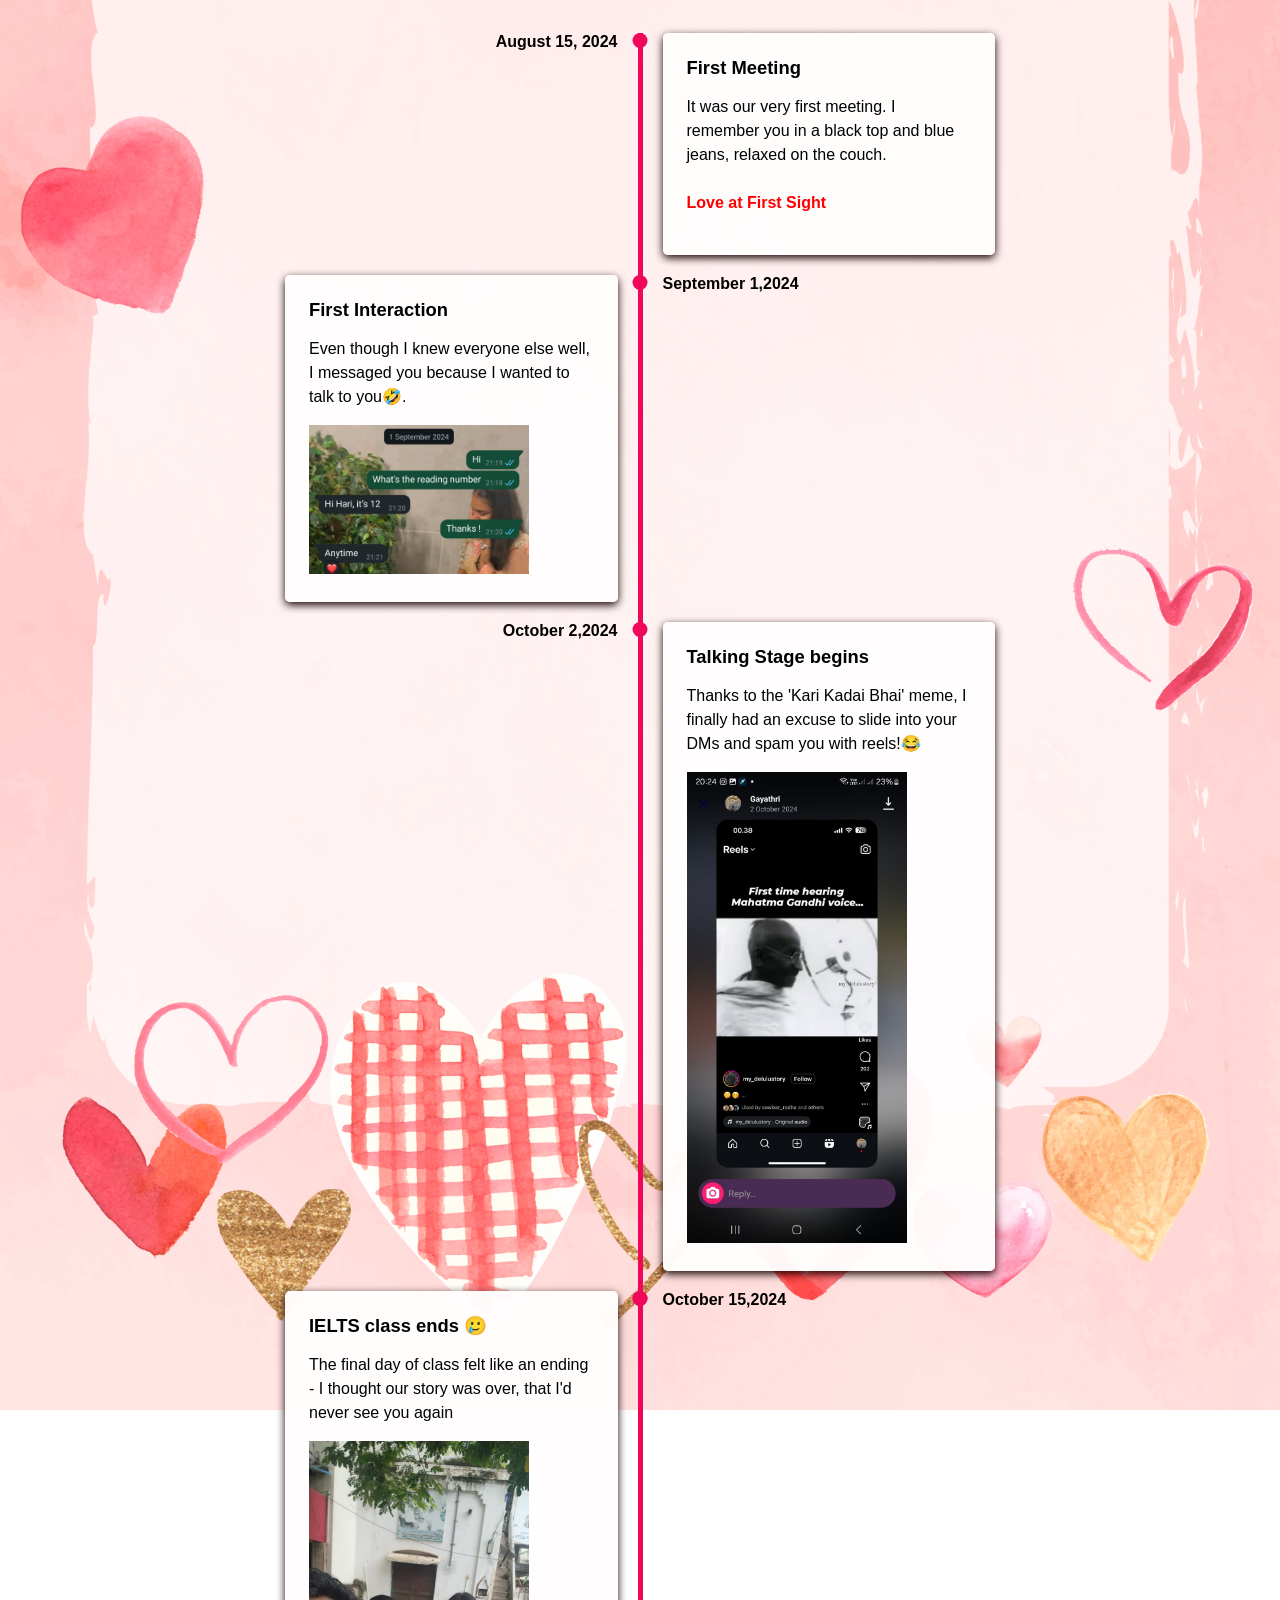
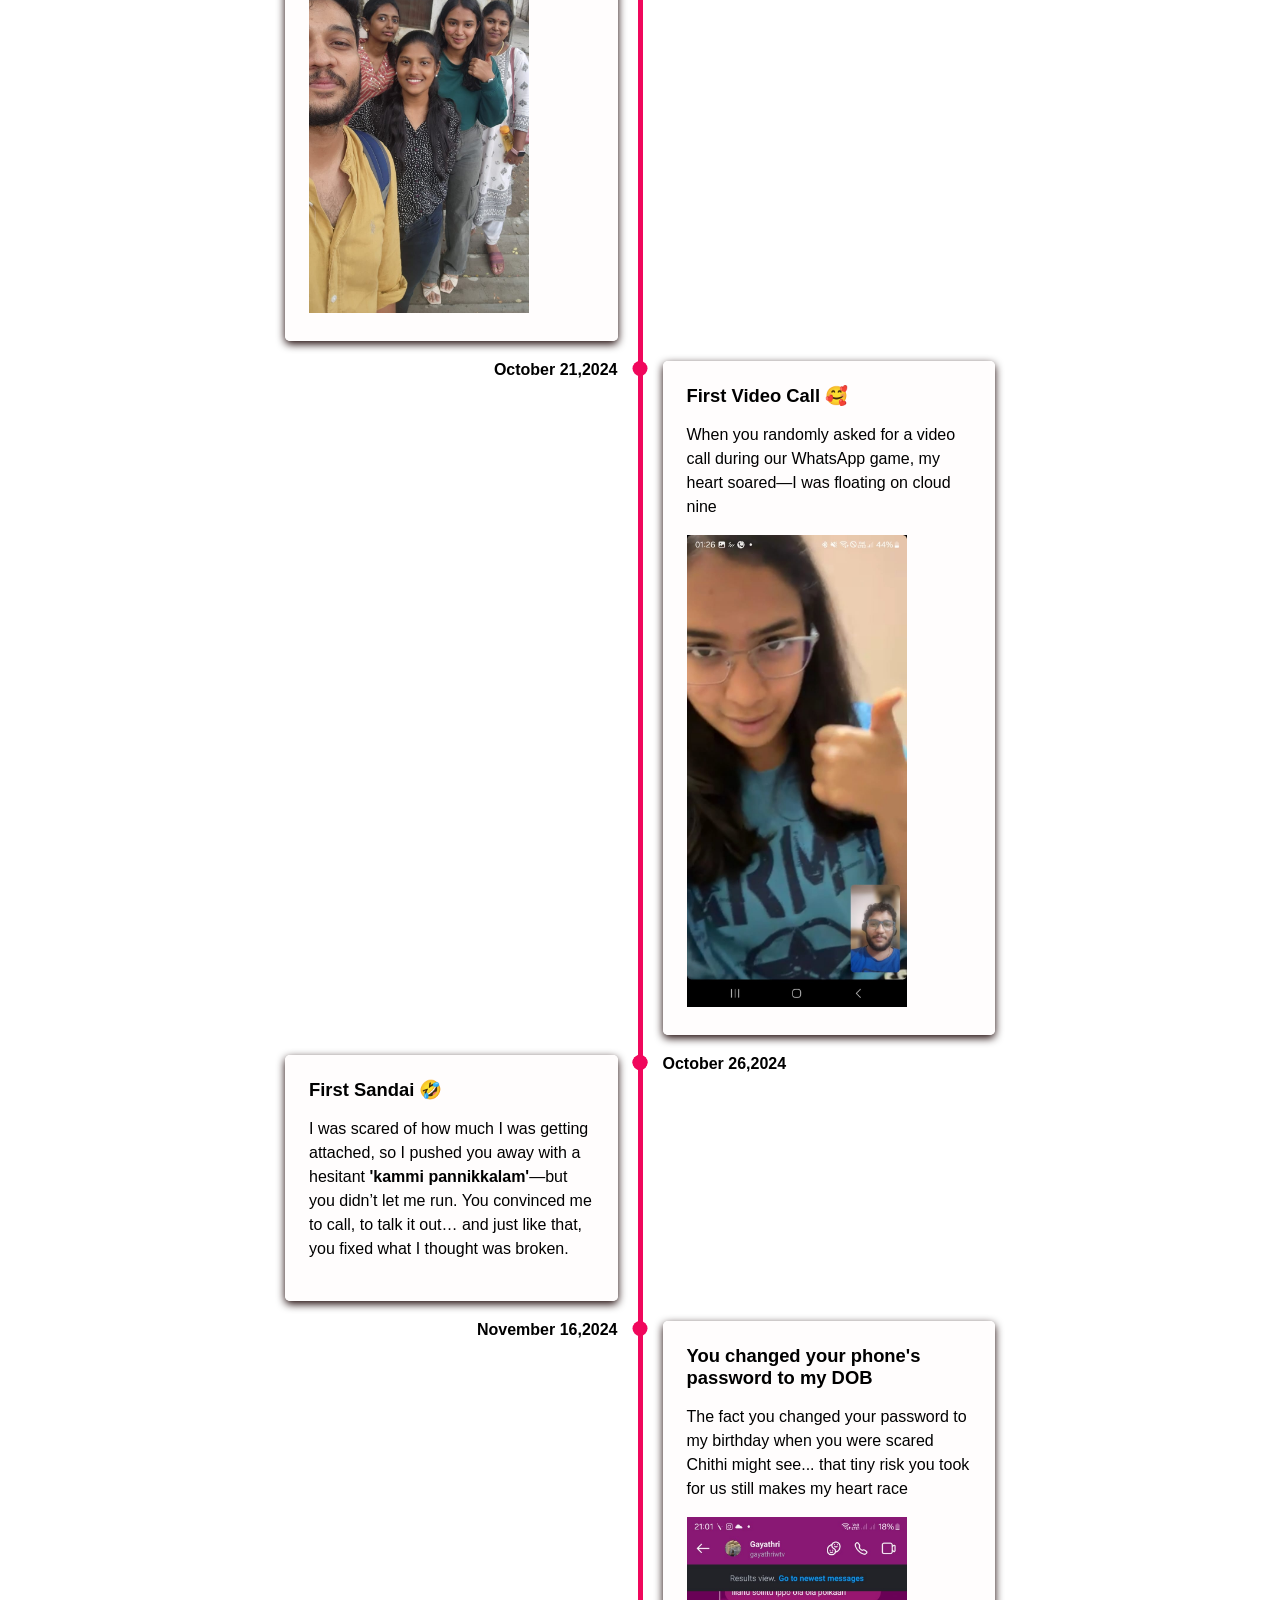
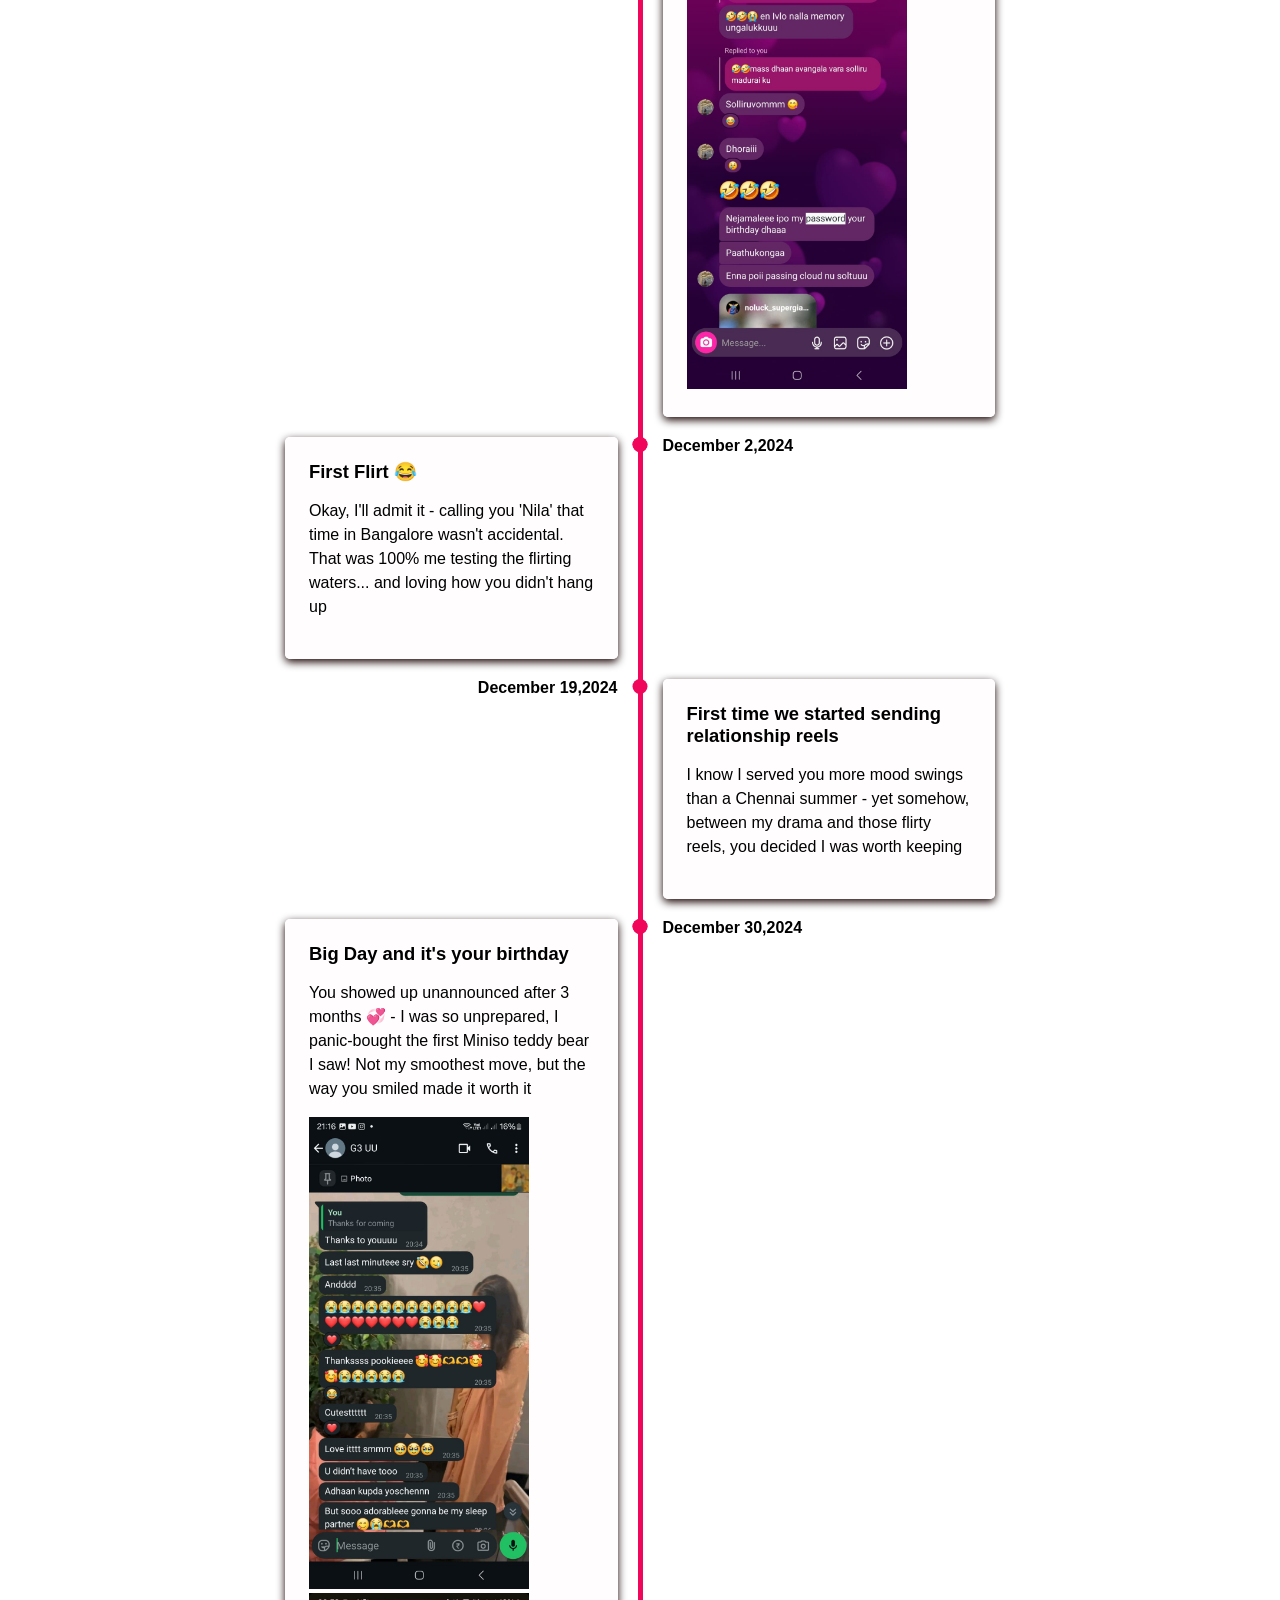
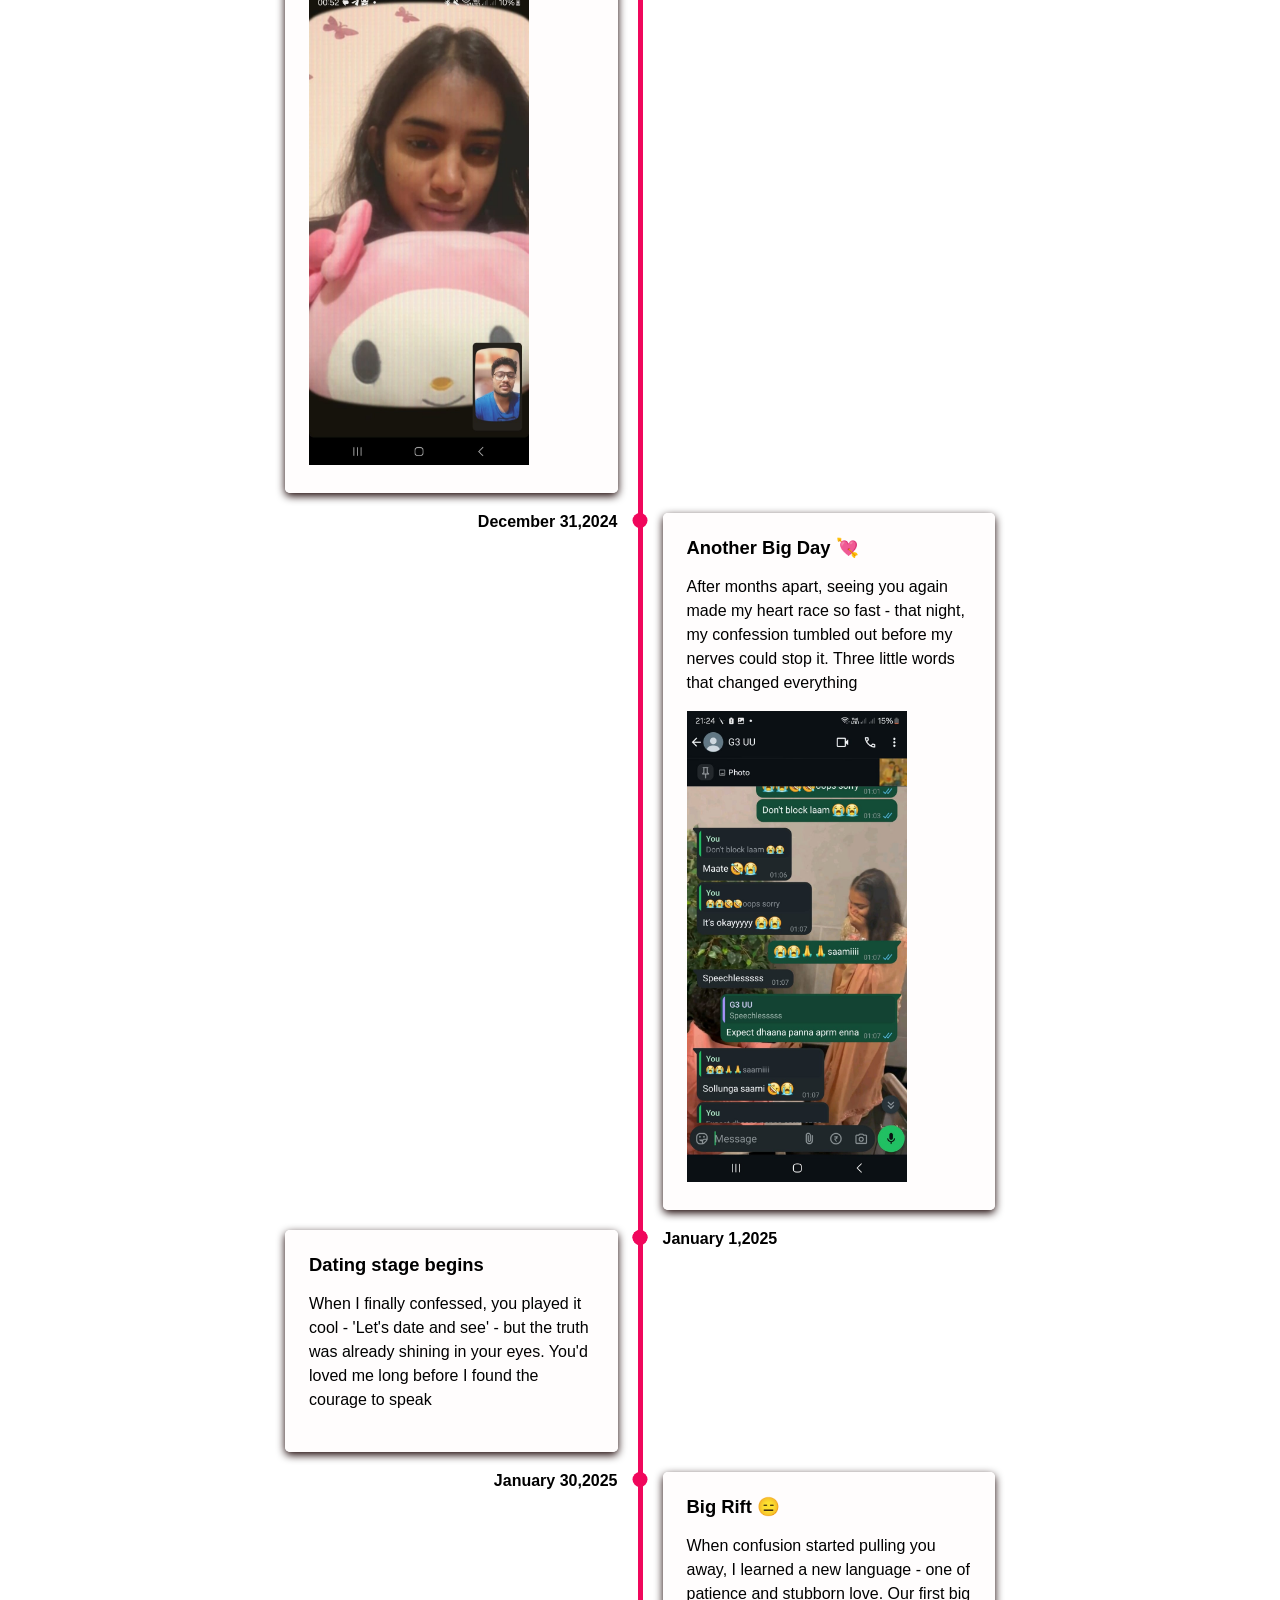
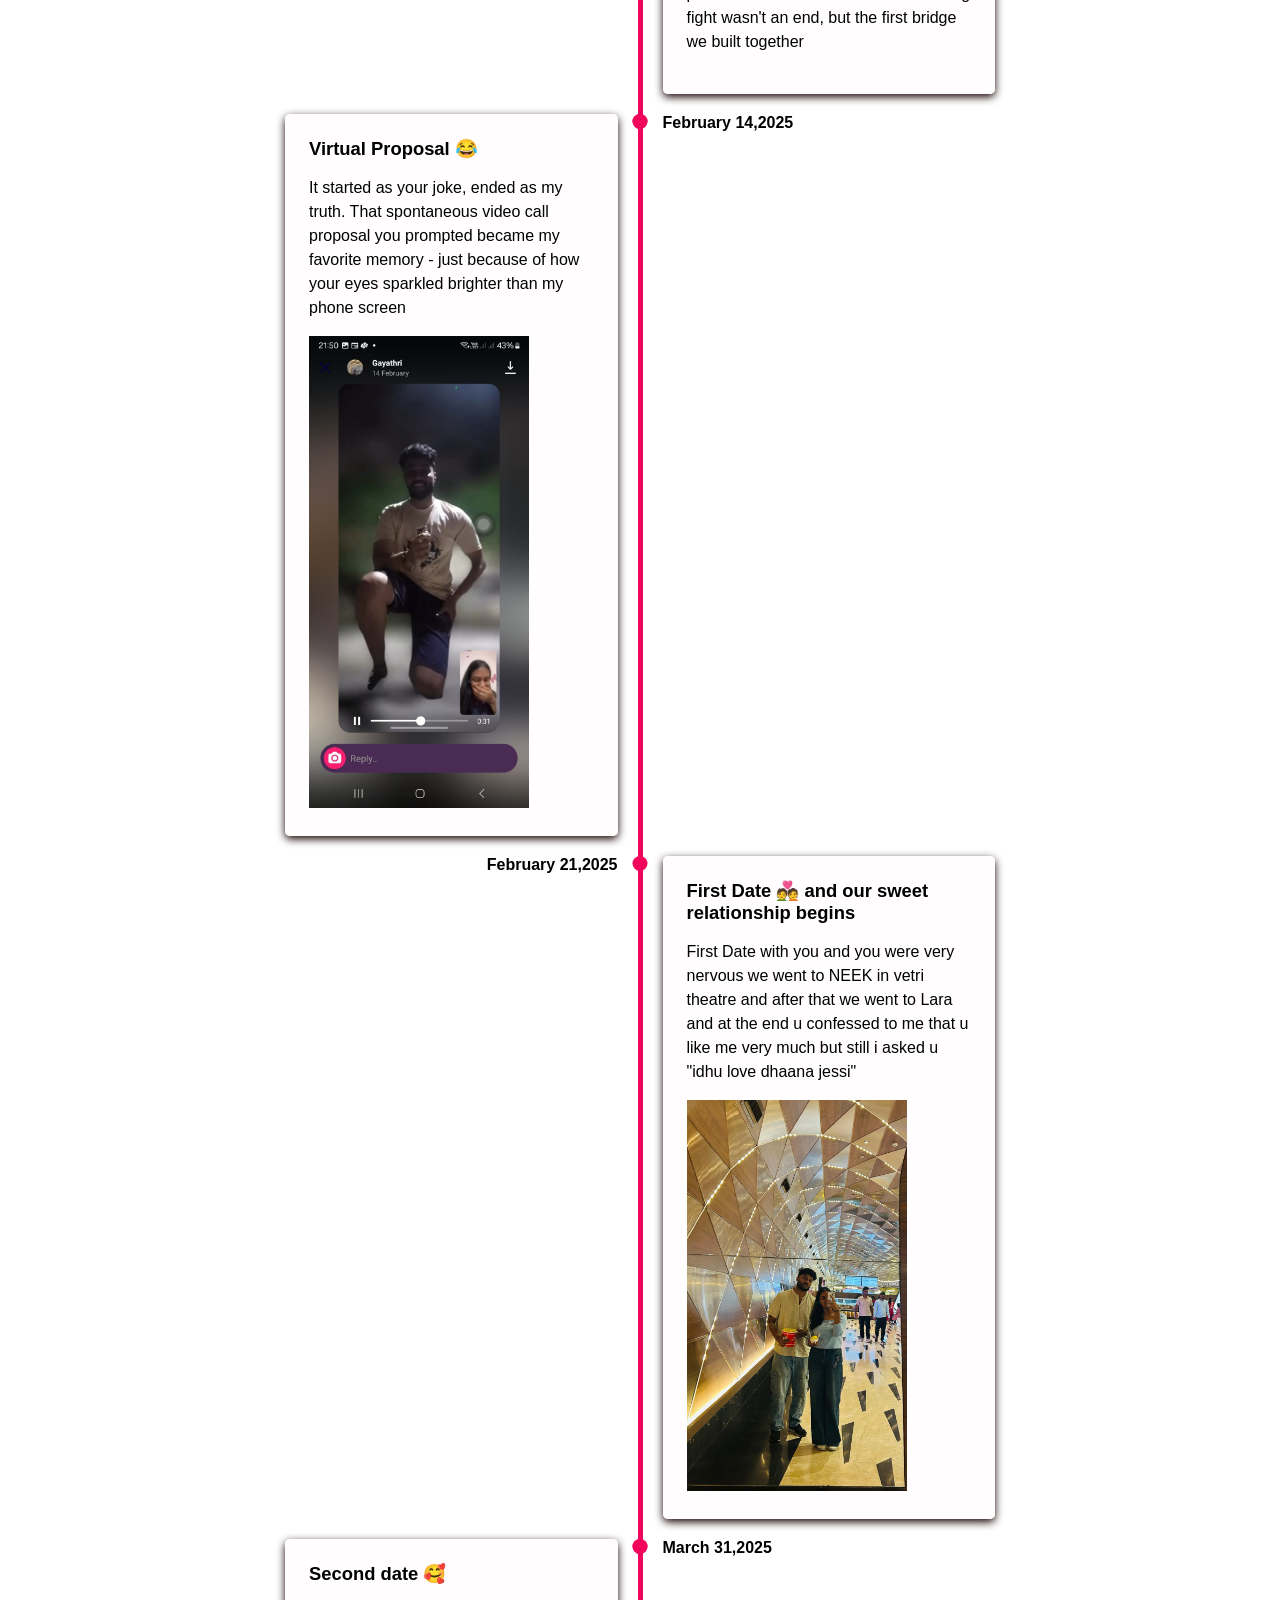
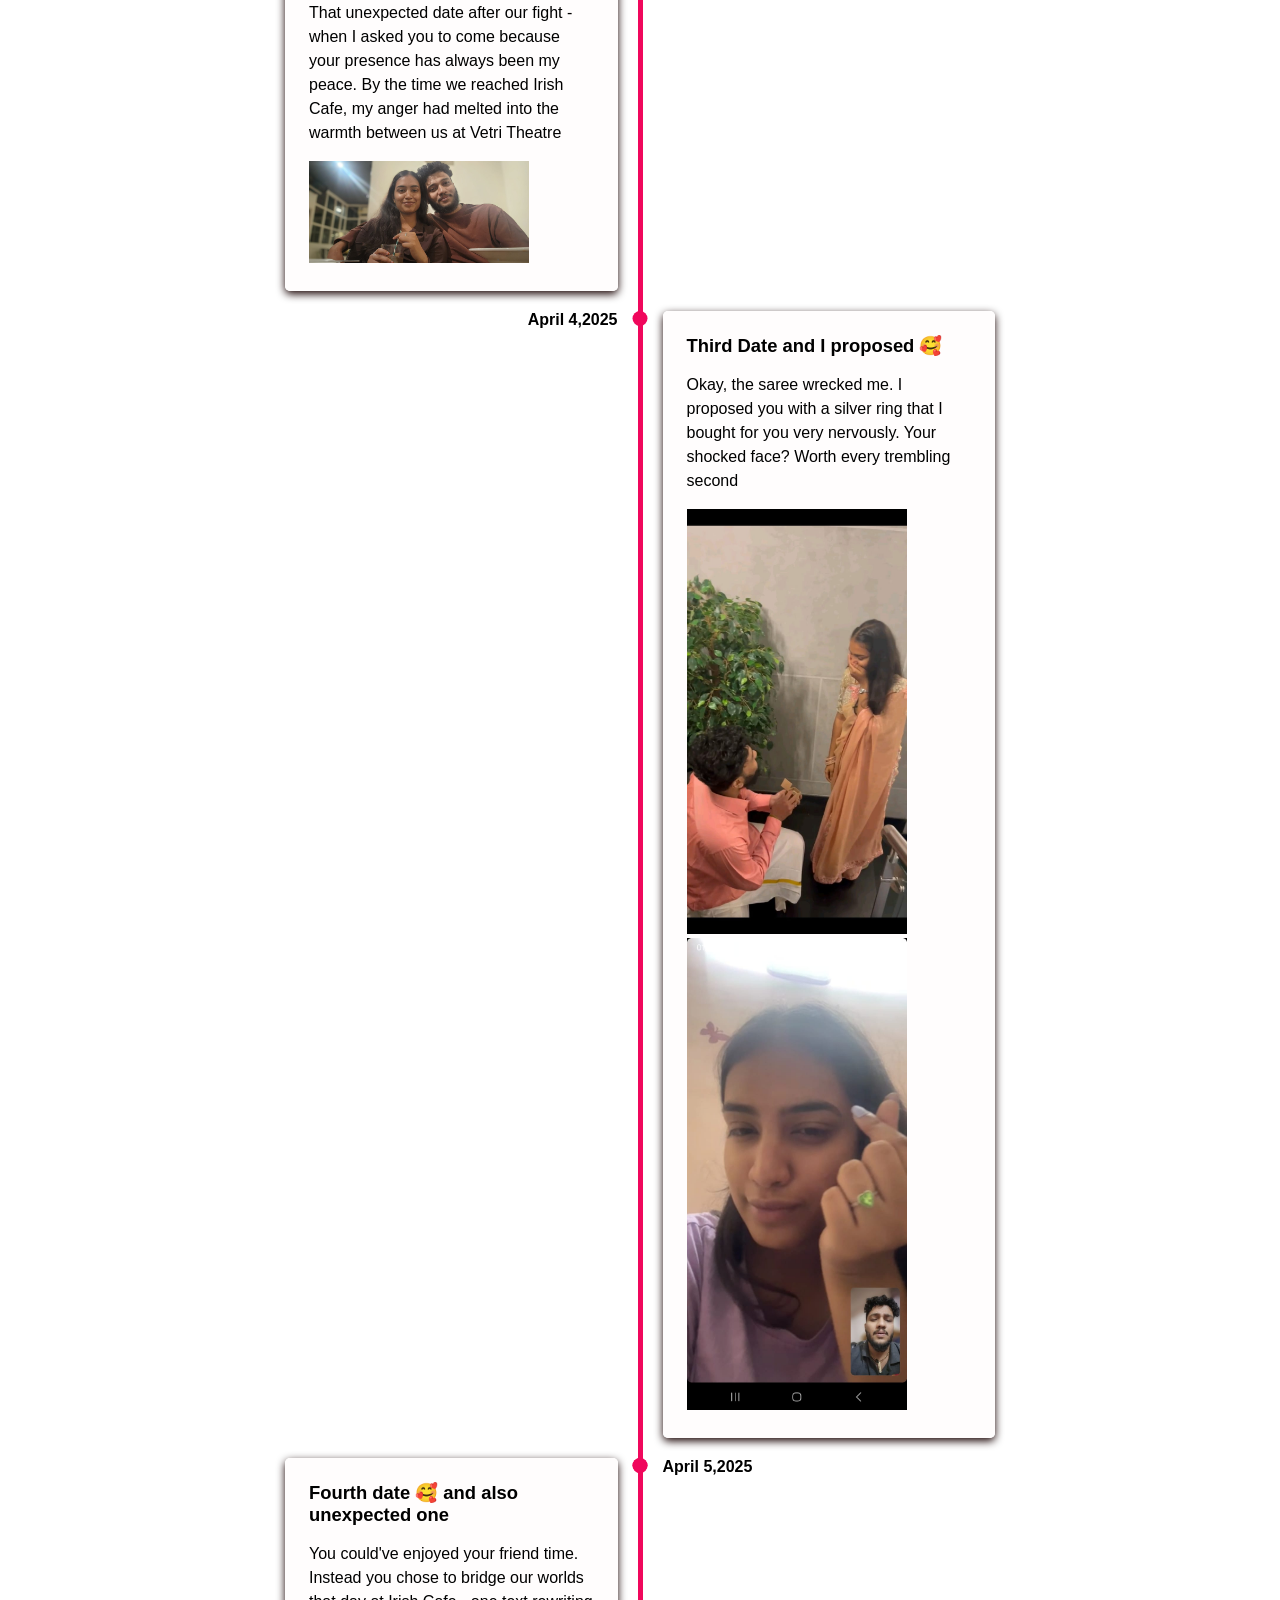
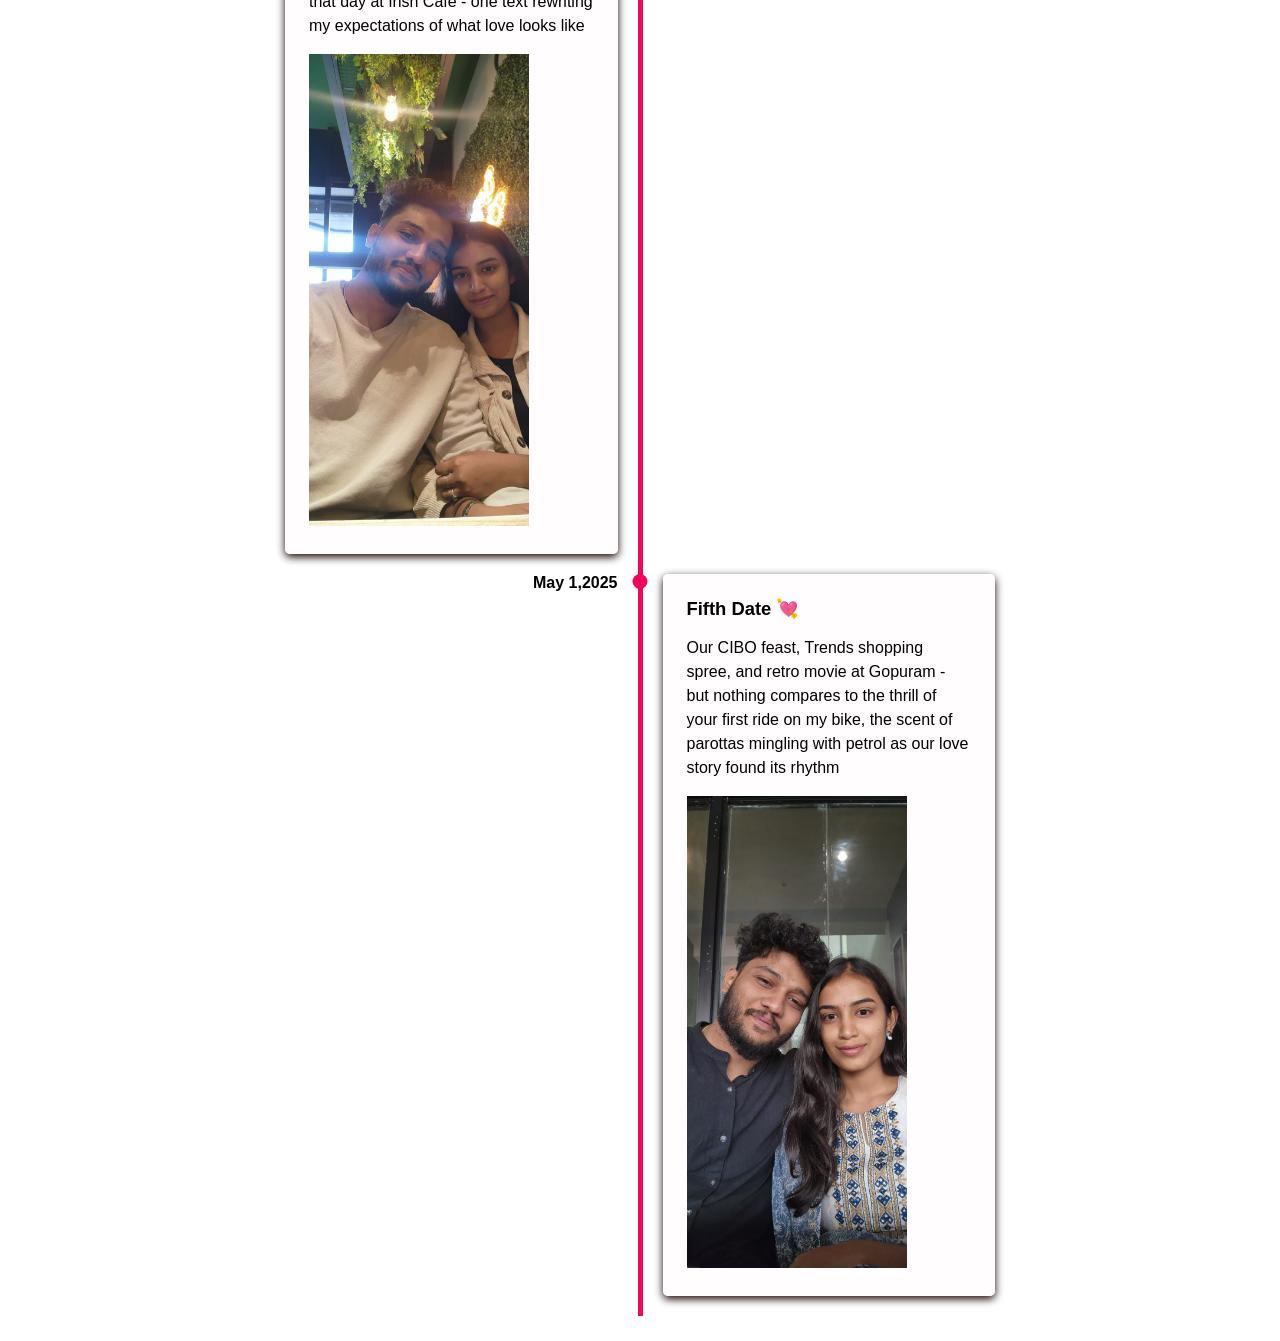
<file: index.html>
<!DOCTYPE html>
<html lang="en">
  <head>
    <meta charset="UTF-8" />
    <meta name="viewport" content="width=device-width, initial-scale=1.0" />
    <title>Our Love Story</title>
    <link rel="stylesheet" href="style.css" />
  </head>
  <body>
    <div class="timeline">
      <div class="timeline__component">
        <div class="timeline__date timeline__date--right">August 15, 2024</div>
      </div>
      <div class="timeline__middle">
        <div class="timeline__point"></div>
      </div>
      <div class="timeline__component timeline__component--bg">
        <h2 class="timeline__title">First Meeting</h2>
        <p class="timeline__paragraph">
          It was our very first meeting. I remember you in a black top and blue
          jeans, relaxed on the couch.<br /><br /><b style="color: red"
            >Love at First Sight</b
          >
        </p>
      </div>
      <div class="timeline__component timeline__component--bg">
        <h2 class="timeline__title">First Interaction</h2>
        <p class="timeline__paragraph">
          Even though I knew everyone else well, I messaged you because I wanted
          to talk to you🤣.
        </p>
        <img src="timeline 1.jpeg" />
      </div>
      <div class="timeline__middle">
        <div class="timeline__point"></div>
      </div>
      <div class="timeline__component">
        <div class="timeline__date">September 1,2024</div>
      </div>
      <div class="timeline__component">
        <div class="timeline__date timeline__date--right">October 2,2024</div>
      </div>
      <div class="timeline__middle">
        <div class="timeline__point"></div>
      </div>
      <div class="timeline__component timeline__component--bg">
        <h2 class="timeline__title">Talking Stage begins</h2>
        <p class="timeline__paragraph">
          Thanks to the 'Kari Kadai Bhai' meme, I finally had an excuse to slide
          into your DMs and spam you with reels!😂
        </p>
        <img src="timeline 2.jpeg" />
      </div>

      <div class="timeline__component timeline__component--bg">
        <h2 class="timeline__title">IELTS class ends 🥲</h2>
        <p class="timeline__paragraph">
          The final day of class felt like an ending - I thought our story was
          over, that I'd never see you again
        </p>
        <img src="timeline 3.jpeg" />
      </div>
      <div class="timeline__middle">
        <div class="timeline__point"></div>
        <div class="timeline__point"></div>
      </div>
      <div class="timeline__component">
        <div class="timeline__date">October 15,2024</div>
      </div>
      <div class="timeline__component">
        <div class="timeline__date timeline__date--right">October 21,2024</div>
      </div>
      <div class="timeline__middle">
        <div class="timeline__point"></div>
      </div>
      <div class="timeline__component timeline__component--bg">
        <h2 class="timeline__title">First Video Call 🥰</h2>
        <p class="timeline__paragraph">
          When you randomly asked for a video call during our WhatsApp game, my
          heart soared—I was floating on cloud nine
        </p>
        <img src="timeline 4.jpeg" />
      </div>
      <div class="timeline__component timeline__component--bg">
        <h2 class="timeline__title">First Sandai 🤣</h2>
        <p class="timeline__paragraph">
          I was scared of how much I was getting attached, so I pushed you away
          with a hesitant <b>'kammi pannikkalam'</b>—but you didn’t let me run.
          You convinced me to call, to talk it out… and just like that, you
          fixed what I thought was broken.
        </p>
      </div>
      <div class="timeline__middle">
        <div class="timeline__point"></div>
        <div class="timeline__point"></div>
      </div>
      <div class="timeline__component">
        <div class="timeline__date">October 26,2024</div>
      </div>
      <div class="timeline__component">
        <div class="timeline__date timeline__date--right">November 16,2024</div>
      </div>
      <div class="timeline__middle">
        <div class="timeline__point"></div>
      </div>
      <div class="timeline__component timeline__component--bg">
        <h2 class="timeline__title">
          You changed your phone's password to my DOB
        </h2>
        <p class="timeline__paragraph">
          The fact you changed your password to my birthday when you were scared
          Chithi might see... that tiny risk you took for us still makes my
          heart race
        </p>
        <img src="timeline 5.jpeg" />
      </div>
      <div class="timeline__component timeline__component--bg">
        <h2 class="timeline__title">First Flirt 😂</h2>
        <p class="timeline__paragraph">
          Okay, I'll admit it - calling you 'Nila' that time in Bangalore wasn't
          accidental. That was 100% me testing the flirting waters... and loving
          how you didn't hang up
        </p>
      </div>
      <div class="timeline__middle">
        <div class="timeline__point"></div>
        <div class="timeline__point"></div>
      </div>
      <div class="timeline__component">
        <div class="timeline__date">December 2,2024</div>
      </div>
      <div class="timeline__component">
        <div class="timeline__date timeline__date--right">December 19,2024</div>
      </div>
      <div class="timeline__middle">
        <div class="timeline__point"></div>
      </div>
      <div class="timeline__component timeline__component--bg">
        <h2 class="timeline__title">
          First time we started sending relationship reels
        </h2>
        <p class="timeline__paragraph">
          I know I served you more mood swings than a Chennai summer - yet
          somehow, between my drama and those flirty reels, you decided I was
          worth keeping
        </p>
      </div>
      <div class="timeline__component timeline__component--bg">
        <h2 class="timeline__title">Big Day and it's your birthday</h2>
        <p class="timeline__paragraph">
          You showed up unannounced after 3 months 💞 - I was so unprepared, I
          panic-bought the first Miniso teddy bear I saw! Not my smoothest move,
          but the way you smiled made it worth it
        </p>
        <img src="timeline 6.jpeg" />
        <img src="timeline 7.jpeg" />
      </div>
      <div class="timeline__middle">
        <div class="timeline__point"></div>
        <div class="timeline__point"></div>
      </div>
      <div class="timeline__component">
        <div class="timeline__date">December 30,2024</div>
      </div>
      <div class="timeline__component">
        <div class="timeline__date timeline__date--right">December 31,2024</div>
      </div>
      <div class="timeline__middle">
        <div class="timeline__point"></div>
      </div>
      <div class="timeline__component timeline__component--bg">
        <h2 class="timeline__title">Another Big Day 💘</h2>
        <p class="timeline__paragraph">
          After months apart, seeing you again made my heart race so fast - that
          night, my confession tumbled out before my nerves could stop it. Three
          little words that changed everything
        </p>
        <img src="timeline 8.jpeg" />
      </div>
      <div class="timeline__component timeline__component--bg">
        <h2 class="timeline__title">Dating stage begins</h2>
        <p class="timeline__paragraph">
          When I finally confessed, you played it cool - 'Let's date and see' -
          but the truth was already shining in your eyes. You'd loved me long
          before I found the courage to speak
        </p>
      </div>
      <div class="timeline__middle">
        <div class="timeline__point"></div>
        <div class="timeline__point"></div>
      </div>
      <div class="timeline__component">
        <div class="timeline__date">January 1,2025</div>
      </div>
      <div class="timeline__component">
        <div class="timeline__date timeline__date--right">January 30,2025</div>
      </div>
      <div class="timeline__middle">
        <div class="timeline__point"></div>
      </div>
      <div class="timeline__component timeline__component--bg">
        <h2 class="timeline__title">Big Rift 😑</h2>
        <p class="timeline__paragraph">
          When confusion started pulling you away, I learned a new language -
          one of patience and stubborn love. Our first big fight wasn't an end,
          but the first bridge we built together
        </p>
      </div>
      <div class="timeline__component timeline__component--bg">
        <h2 class="timeline__title">Virtual Proposal 😂</h2>
        <p class="timeline__paragraph">
          It started as your joke, ended as my truth. That spontaneous video
          call proposal you prompted became my favorite memory - just because of
          how your eyes sparkled brighter than my phone screen
        </p>
        <img src="timeline 9.jpeg" />
      </div>
      <div class="timeline__middle">
        <div class="timeline__point"></div>
        <div class="timeline__point"></div>
      </div>
      <div class="timeline__component">
        <div class="timeline__date">February 14,2025</div>
      </div>
      <div class="timeline__component">
        <div class="timeline__date timeline__date--right">February 21,2025</div>
      </div>
      <div class="timeline__middle">
        <div class="timeline__point"></div>
      </div>
      <div class="timeline__component timeline__component--bg">
        <h2 class="timeline__title">
          First Date 💑 and our sweet relationship begins
        </h2>
        <p class="timeline__paragraph">
          First Date with you and you were very nervous we went to NEEK in vetri
          theatre and after that we went to Lara and at the end u confessed to
          me that u like me very much but still i asked u "idhu love dhaana
          jessi"
        </p>
        <img src="timeline 10.jpeg" />
      </div>
      <div class="timeline__component timeline__component--bg">
        <h2 class="timeline__title">Second date 🥰</h2>
        <p class="timeline__paragraph">
          That unexpected date after our fight - when I asked you to come
          because your presence has always been my peace. By the time we reached
          Irish Cafe, my anger had melted into the warmth between us at Vetri
          Theatre
        </p>
        <img src="timeline 11.jpeg" />
      </div>
      <div class="timeline__middle">
        <div class="timeline__point"></div>
        <div class="timeline__point"></div>
      </div>
      <div class="timeline__component">
        <div class="timeline__date">March 31,2025</div>
      </div>
      <div class="timeline__component">
        <div class="timeline__date timeline__date--right">April 4,2025</div>
      </div>
      <div class="timeline__middle">
        <div class="timeline__point"></div>
      </div>
      <div class="timeline__component timeline__component--bg">
        <h2 class="timeline__title">Third Date and I proposed 🥰</h2>
        <p class="timeline__paragraph">
          Okay, the saree wrecked me. I proposed you with a silver ring that I
          bought for you very nervously. Your shocked face? Worth every
          trembling second
        </p>
        <img src="timeline 13.jpeg" />
        <img src="timeline 12.jpeg" />
      </div>
      <div class="timeline__component timeline__component--bg">
        <h2 class="timeline__title">Fourth date 🥰 and also unexpected one</h2>
        <p class="timeline__paragraph">
          You could've enjoyed your friend time. Instead you chose to bridge our
          worlds that day at Irish Cafe - one text rewriting my expectations of
          what love looks like
        </p>
        <img src="timeline 14.jpeg" />
      </div>
      <div class="timeline__middle">
        <div class="timeline__point"></div>
        <div class="timeline__point"></div>
      </div>
      <div class="timeline__component">
        <div class="timeline__date">April 5,2025</div>
      </div>
      <div class="timeline__component">
        <div class="timeline__date timeline__date--right">May 1,2025</div>
      </div>
      <div class="timeline__middle">
        <div class="timeline__point"></div>
      </div>
      <div class="timeline__component timeline__component--bg">
        <h2 class="timeline__title">Fifth Date 💘</h2>
        <p class="timeline__paragraph">
          Our CIBO feast, Trends shopping spree, and retro movie at Gopuram -
          but nothing compares to the thrill of your first ride on my bike, the
          scent of parottas mingling with petrol as our love story found its
          rhythm
        </p>
        <img src="timeline 15.jpeg" />
      </div>
    </div>

    <script src="script.js"></script>
  </body>
</html>
</file>
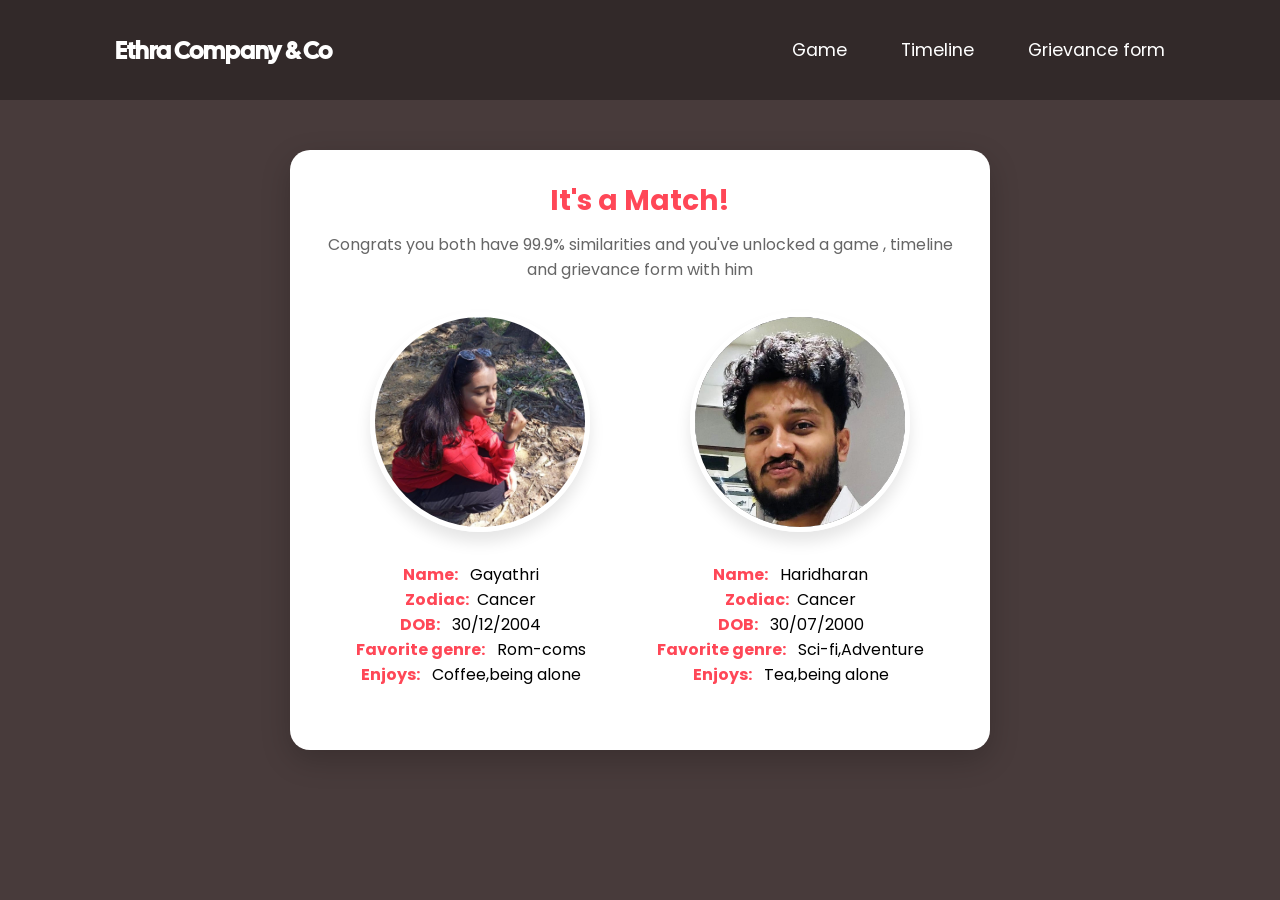
<file: match.html>
<!DOCTYPE html>
<html lang="en">
  <head>
    <meta charset="UTF-8" />
    <meta name="viewport" content="width=device-width, initial-scale=1.0" />
    <title>Match Made in heaven!</title>
    <link rel="stylesheet" href="match.css" />
  </head>
  <body>
    <header class="header">
      <a href="#" class="logo"><span>Ethra Company & Co</span></a>
      <nav class="navigation">
        <a href="game.html" id="game">Game</a>
        <a href="index.html" id="timeline">Timeline</a>
        <a href="grievance.html" id="grievance">Grievance form</a>
      </nav>
    </header>
    <div class="container">
      <div class="match-container">
        <div class="match-header">
          <h1>It's a Match!</h1>
          <p>
            Congrats you both have 99.9% similarities and you've unlocked a game
            , timeline and grievance form with him
          </p>
        </div>

        <div class="profiles">
          <img src="gayathri quiz.jpeg" alt="Profile 1" class="profile profile-1" />
          <img src="hari.jpeg" alt="Profile 2" class="profile profile-2" />
        </div>

        <div class="actions">
          <div class="bio-1">
            <p><b>Name:</b>&nbsp;&nbsp; Gayathri</p>
            <p><b>Zodiac:</b>&nbsp;&nbsp;Cancer</p>
            <p><b>DOB:</b>&nbsp;&nbsp; 30/12/2004</p>
            <p><b>Favorite genre:</b>&nbsp;&nbsp; Rom-coms</p>
            <p><b>Enjoys:</b>&nbsp;&nbsp; Coffee,being alone</p>
          </div>
          <div class="bio-2">
            <p><b>Name:</b>&nbsp;&nbsp; Haridharan</p>
            <p><b>Zodiac:</b>&nbsp;&nbsp;Cancer</p>
            <p><b>DOB:</b>&nbsp;&nbsp; 30/07/2000</p>
            <p><b>Favorite genre:</b>&nbsp;&nbsp; Sci-fi,Adventure</p>
            <p><b>Enjoys:</b>&nbsp;&nbsp; Tea,being alone</p>
          </div>
        </div>
      </div>
    </div>

    <script>
      // Create confetti effect
      function createConfetti() {
        const colors = ["#ff4757", "#ff6b81", "#ffa502", "#2ed573", "#1e90ff"];

        for (let i = 0; i < 100; i++) {
          const confetti = document.createElement("div");
          confetti.className = "confetti";
          confetti.style.backgroundColor =
            colors[Math.floor(Math.random() * colors.length)];
          confetti.style.left = Math.random() * 100 + "vw";
          confetti.style.top = "100vh";
          confetti.style.width = Math.random() * 10 + 5 + "px";
          confetti.style.height = confetti.style.width;
          confetti.style.animation = `confetti ${
            Math.random() * 3 + 2
          }s linear forwards`;
          confetti.style.animationDelay = Math.random() * 2 + "s";
          document.body.appendChild(confetti);
        }
      }

      // Trigger confetti on page load
      window.addEventListener("load", () => {
        createConfetti();

        // Remove confetti after animation
        setTimeout(() => {
          document.querySelectorAll(".confetti").forEach((el) => el.remove());
        }, 5000);
      });
    </script>
  </body>
</html>
</file>
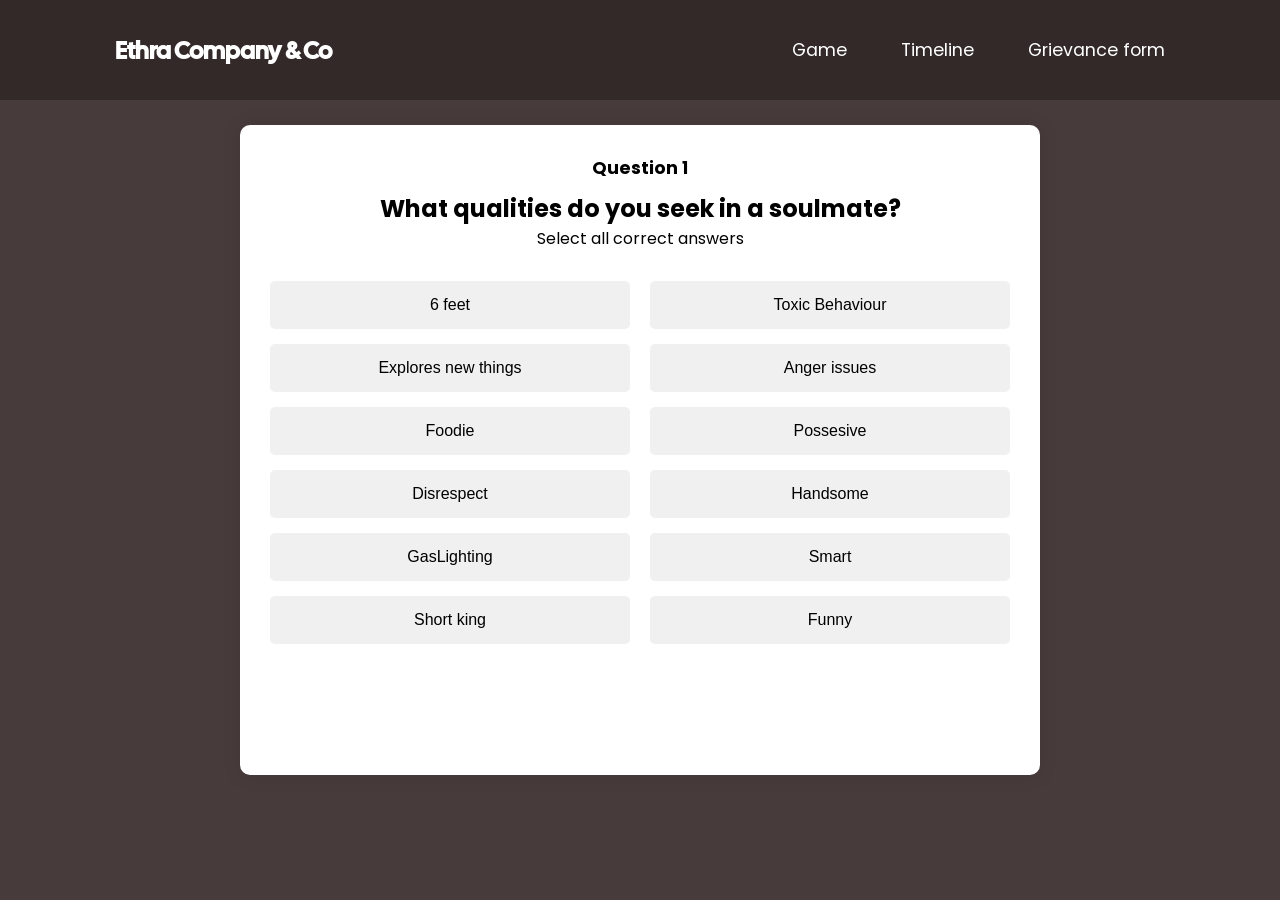
<file: quiz.html>
<!DOCTYPE html>
<html lang="en">
  <head>
    <meta charset="UTF-8" />
    <meta name="viewport" content="width=device-width, initial-scale=1.0" />
    <title>Quiz</title>
    <link rel="stylesheet" href="quiz.css" />
  </head>
  <body>
    <header class="header">
      <a href="#" class="logo"><span>Ethra Company & Co</span></a>
      <nav class="navigation">
        <a href="game.html" id="game">Game</a>
        <a href="index.html" id="timeline">Timeline</a>
        <a href="grievance.html" id="grievance">Grievance form</a>
      </nav>
    </header>
    <div class="container">
      <main class="quiz-container">
        <div class="question-section">
          <span id="question-number">Question 1</span>
          <h2 id="question-text">Which image matches this category?</h2>
          <p id="question-instruction"></p>
        </div>

        <div id="options" class="options-grid hidden">
          <!-- Two image options will be inserted here -->
        </div>
        <div id="text-options" class="text-options hidden">
          <!-- Text options will be inserted here -->
        </div>

        <div id="feedback" class="feedback"></div>
      </main>
    </div>
    <div class="popup" id="popup">
        <div class="popup-content">
          <span class="close-btn">&times;</span>
          <h2>No Access</h2>
          &nbsp;
          <p>
            Hey, You still dont have the permission yet. Finish the quiz and get
            access to the content
          </p>
        </div>
    <script src="quiz.js"></script>
  </body>
</html>
</file>
<file: style.css>
body {
  background: url('rose.jpg');
   background-size: cover;       /* Cover entire viewport */
  background-position: center;  /* Center the image */
  background-repeat: no-repeat; /* Prevent tiling */
  background-attachment: fixed; /* Optional: Fixes background on scroll */
  height: 100vh;
}

.timeline {
  margin: 0 auto;
  max-width: 750px;
  padding: 25px;
  display: grid;
  grid-template-columns: 1fr 5px 1fr;
  font-family: "Fira Sans", sans-serif;
  color: black;
}

.timeline__component {
  margin: 0 20px 20px 20px;
}

.timeline__component--bg {
  padding: 1.5em;
  background: #fffdfdf7;
  box-shadow: 0 3px 8px rgb(23, 1, 1);
  border-color: black;
  border-radius: 5px;
}
.timeline__component--bg:hover{
  scale: 1.05;
  transition: 0.5s linear;
  z-index: 15;
}


/* LEAVE TILL LAST */
.timeline__component--bottom {
  margin-bottom: 0;
}

.timeline__middle {
  position: relative;
  background: rgb(240, 7, 92);
}
img{
  width:220px;
}
.timeline__point {
  position: absolute;
  top: 0;
  left: 50%;
  transform: translateX(-50%);
  width: 15px;
  height: 15px;
  background: rgb(240, 7, 92);
  border-radius: 50%;
}

/* LEAVE TILL LAST */
.timeline__point--bottom {
  top: initial;
  bottom: 0;
}
.timeline__date{
  font-weight: bold;
}
.timeline__date--right {
  text-align: right;
}

.timeline__title {
  margin: 0;
  font-size: 1.15em;
  font-weight: bold;
}

.timeline__paragraph {
  line-height: 1.5;
}
</file>
<file: match.css>
@import url('https://fonts.googleapis.com/css2?family=Cal+Sans&display=swap');
@import url('https://fonts.googleapis.com/css2?family=Poppins:ital,wght@0,100;0,200;0,300;0,400;0,500;0,600;0,700;0,800;0,900;1,100;1,200;1,300;1,400;1,500;1,600;1,700;1,800;1,900&display=swap');
 /* Base Styles */
        * {
            margin: 0;
            padding: 0;
            box-sizing: border-box;
            text-decoration: none;
        }
        
        body {
            position:relative;
             font-family: 'Poppins', sans-serif;
            background: rgb(72, 59, 59);
            height: 100vh;
        }
        .header{
    position:absolute;
    background-color: rgba(0, 0, 0, 0.297);
    width: 100%;
    height:100px;
    padding: 2rem 9%;
    display: flex;
    justify-content: space-between;
    align-items: center;
    z-index: 1111;
}
.logo{
    font-size: 1.5rem;
    font-family: "Cal Sans", sans-serif;
    font-weight:600;
    color: white;
    cursor:default;
}
.header img{
    width :80px;
    height: 40px;
    padding-right: 10px;
    margin-top: 10px;
}
.logo span{
    padding-bottom:40px;
}
.navigation a{
    font-size:1.1rem;
    margin-left: 50px;
    color:white;
}
.container{
    display: flex;
    justify-content: center;
    align-items: center;
    min-height: 100vh;
    margin: 0;
    padding: 20px;
}
        /* Match Container */
        .match-container {
            background-color: white;
            border-radius: 20px;
            width: 90%;
            max-width: 700px;
            height:600px;
            padding: 30px;
            text-align: center;
            box-shadow: 0 10px 30px rgba(0, 0, 0, 0.2);
            position: relative;
            overflow: hidden;
            animation: fadeIn 0.5s ease-out;
        }
        
        /* Animation Keyframes */
        @keyframes fadeIn {
            from { opacity: 0; transform: translateY(20px); }
            to { opacity: 1; transform: translateY(0); }
        }
        
        @keyframes pulse {
            0% { transform: scale(1); }
            50% { transform: scale(1.15); }
            100% { transform: scale(1); }
        }
        
        @keyframes confetti {
            0% { transform: translateY(0) rotate(0deg); opacity: 1; }
            100% { transform: translateY(-100vh) rotate(360deg); opacity: 0; }
        }
        
        /* Header */
        .match-header {
            margin-bottom: 20px;
        }
        
        .match-header h1 {
            color: #ff4757;
            font-size: 28px;
            margin-bottom: 10px;
            animation: pulse 2s infinite;
        }
        
        .match-header p {
            color: #666;
            font-size: 16px;
        }
        
        /* Profile Images */
        .profiles {
            display: flex;
            justify-content:space-around;
            align-items: center;
            margin: 30px 0;
            position: relative;
        }
        
        .profile {
            width: 220px;
            height: 220px;
            border-radius: 50%;
            border: 5px solid white;
            box-shadow: 0 10px 15px rgba(0, 0, 0, 0.1);
            object-fit: cover;
            transition: all 0.3s ease;
        }
        
        .profile:hover {
            transform: scale(1.15);
        }
        
        
        /* Action Buttons */
        .actions {
            display: flex;
            justify-content: space-around;
            margin-top: 30px;
            align-items:flex-start;
        }
        .actions b{
           color: #ff4757;
        }
        /* Confetti Effect */
        .confetti {
            position: absolute;
            width: 10px;
            height: 10px;
            background-color: #f00;
            opacity: 0;
        }
        
        /* Responsive */
        @media (max-width: 480px) {
            .profile {
                width: 100px;
                height: 100px;
            }
            
            .match-header h1 {
                font-size: 24px;
            }
        }
</file>
<file: quiz.css>
@import url('https://fonts.googleapis.com/css2?family=Cal+Sans&display=swap');
@import url('https://fonts.googleapis.com/css2?family=Poppins:ital,wght@0,100;0,200;0,300;0,400;0,500;0,600;0,700;0,800;0,900;1,100;1,200;1,300;1,400;1,500;1,600;1,700;1,800;1,900&display=swap');

body{
    position:relative;
    font-family: 'Poppins', sans-serif;
    background-color: rgb(72, 59, 59);
}
*{
    box-sizing: border-box;
    border:none;
    text-decoration: none;
    outline: none;
    scroll-behavior: smooth;
    margin:0;
    padding:0;
}
.header{
    position:absolute;
    background-color: rgba(0, 0, 0, 0.297);
    width: 100%;
    height:100px;
    padding: 2rem 9%;
    display: flex;
    justify-content: space-between;
    align-items: center;
    z-index: 1111;
}
.logo{
    font-size: 1.5rem;
    font-family: "Cal Sans", sans-serif;
    font-weight:600;
    color: white;
    cursor:default;
}
.header img{
    width :80px;
    height: 40px;
    padding-right: 10px;
    margin-top: 10px;
}
.logo span{
    padding-bottom:40px;
}
.navigation a{
    font-size:1.1rem;
    margin-left: 50px;
    color:white;
}
.container{
    display: flex;
    justify-content: center;
    align-items: center;
    min-height: 100vh;
    margin: 0;
    padding: 20px;
}
.quiz-container {
    background-color: white;
    border-radius: 10px;
    box-shadow: 0 0 20px rgba(0, 0, 0, 0.1);
    width: 90%;
    height:650px;
    max-width: 800px;
    margin: 30px auto;
    padding: 30px;
}

.question-section {
    text-align: center;
    margin-bottom: 30px;
}
.question-section h2{
    margin-top:10px;
}
.question-section span{
    font-size: 1.1rem;
    font-weight: bold;
}

.options-grid {
    display: grid;
    grid-template-columns: 1fr 1fr;
    gap: 20px;
}

.option-container {
    position: relative;
    height: 300px;
    border-radius: 8px;
    overflow: hidden;
    cursor: pointer;
    margin-top:30px;
    transition: all 0.3s;
}

.option-img {
    width: 100%;
    height: 100%;
    object-fit: cover;
    transition: all 0.3s;
}

.option-container:hover {
    transform: translateY(-35px);
    box-shadow: 0 10px 20px rgba(0, 0, 0, 0.1);
}

.option-container.correct {
    border: 3px solid #4CAF50;
    transform: scale(1.05);
}

.option-container.incorrect {
    border: 3px solid #f44336;
    animation: shake 0.5s;
}

.text-options {
    display: flex;
    flex-wrap: wrap;
    gap: 15px;
    justify-content: space-between;
    margin: 20px 0;
}

.text-option {
    font-size: 1rem;
    flex: 0 1 calc(50% - 10px); /* Two columns with gap */
    padding: 15px;
    background-color: #f0f0f0;
    border-radius: 5px;
    cursor: pointer;
    transition: all 0.3s;
    box-sizing: border-box;
    text-align: center;
}

.text-option:hover {
    background-color: #e0e0e0;
    transform: translateY(-2px);
}

.text-option.selected {
    background-color: #bbdefb;
    border-left: 5px solid #2196F3;
}

.text-option.correct {
    background-color: #c8e6c9;
    border-left: 5px solid #4CAF50;
}

.text-option.incorrect {
    background-color: #ffcdd2;
    border-left: 5px solid #f44336;
}
.hidden {
    display: none;
}
@keyframes shake {
    0%, 100% { transform: translateX(0); }
    20%, 60% { transform: translateX(-5px); }
    40%, 80% { transform: translateX(5px); }
}

.feedback {
    margin-top: 20px;
    padding: 15px;
    border-radius: 5px;
    text-align: center;
    font-size: 1.2rem;
    font-weight: bold;
    min-height: 20px;
}

.feedback.correct {
    background-color: #e8f5e9;
    color: #2e7d32;
}

.feedback.incorrect {
    background-color: #ffebee;
    color: #c62828;
}

/* Animations */
.fade-out {
    animation: fadeOut 0.5s forwards;
}

@keyframes fadeOut {
    to {
        opacity: 0;
        transform: scale(0.8);
    }
}

@media (max-width: 600px) {
    .header-content {
        flex-direction: column;
        gap: 10px;
        text-align: center;
    }
    
    .quiz-info {
        width: 100%;
        justify-content: space-around;
    }
    
    .options-grid {
        grid-template-columns: 1fr;
    }
    
    .option-container {
        height: 180px;
    }
    
}
.popup {
    display: none; /* Hidden by default */
    position: fixed;
    top: 0;
    left: 0;
    width: 100%;
    height: 100%;
    background-color: rgba(0, 0, 0, 0.5); /* Semi-transparent black */
    z-index: 2000;
    justify-content: center;
    align-items: center;
}

/* Popup content */
.popup-content {
    background-color: white;
    padding: 20px;
    border-radius: 8px;
    width: 80%;
    max-width: 500px;
    box-shadow: 0 4px 8px rgba(0, 0, 0, 0.2);
    position: relative;
}

/* Close button */
.close-btn {
    position: absolute;
    top: 10px;
    right: 15px;
    font-size: 24px;
    font-weight: bold;
    cursor: pointer;
}

.close-btn:hover {
    color: #f44336;
}
</file>
